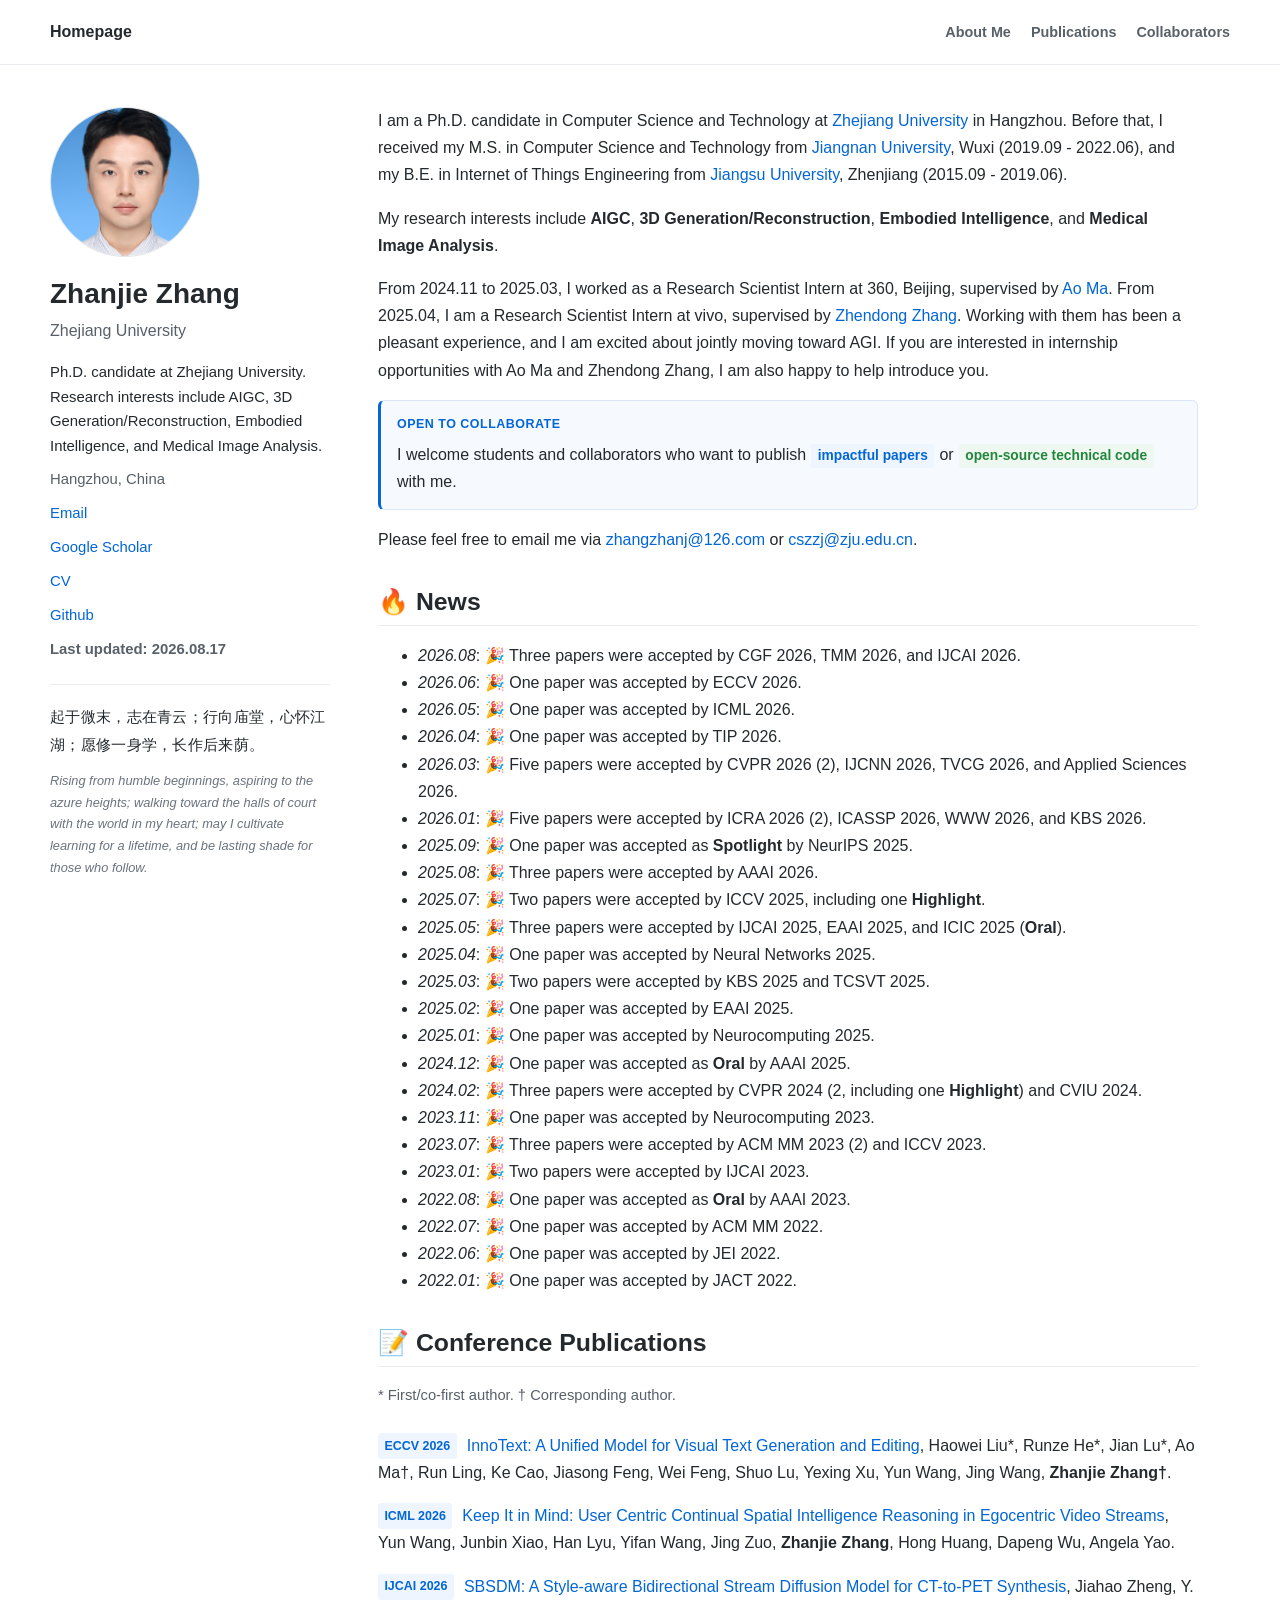
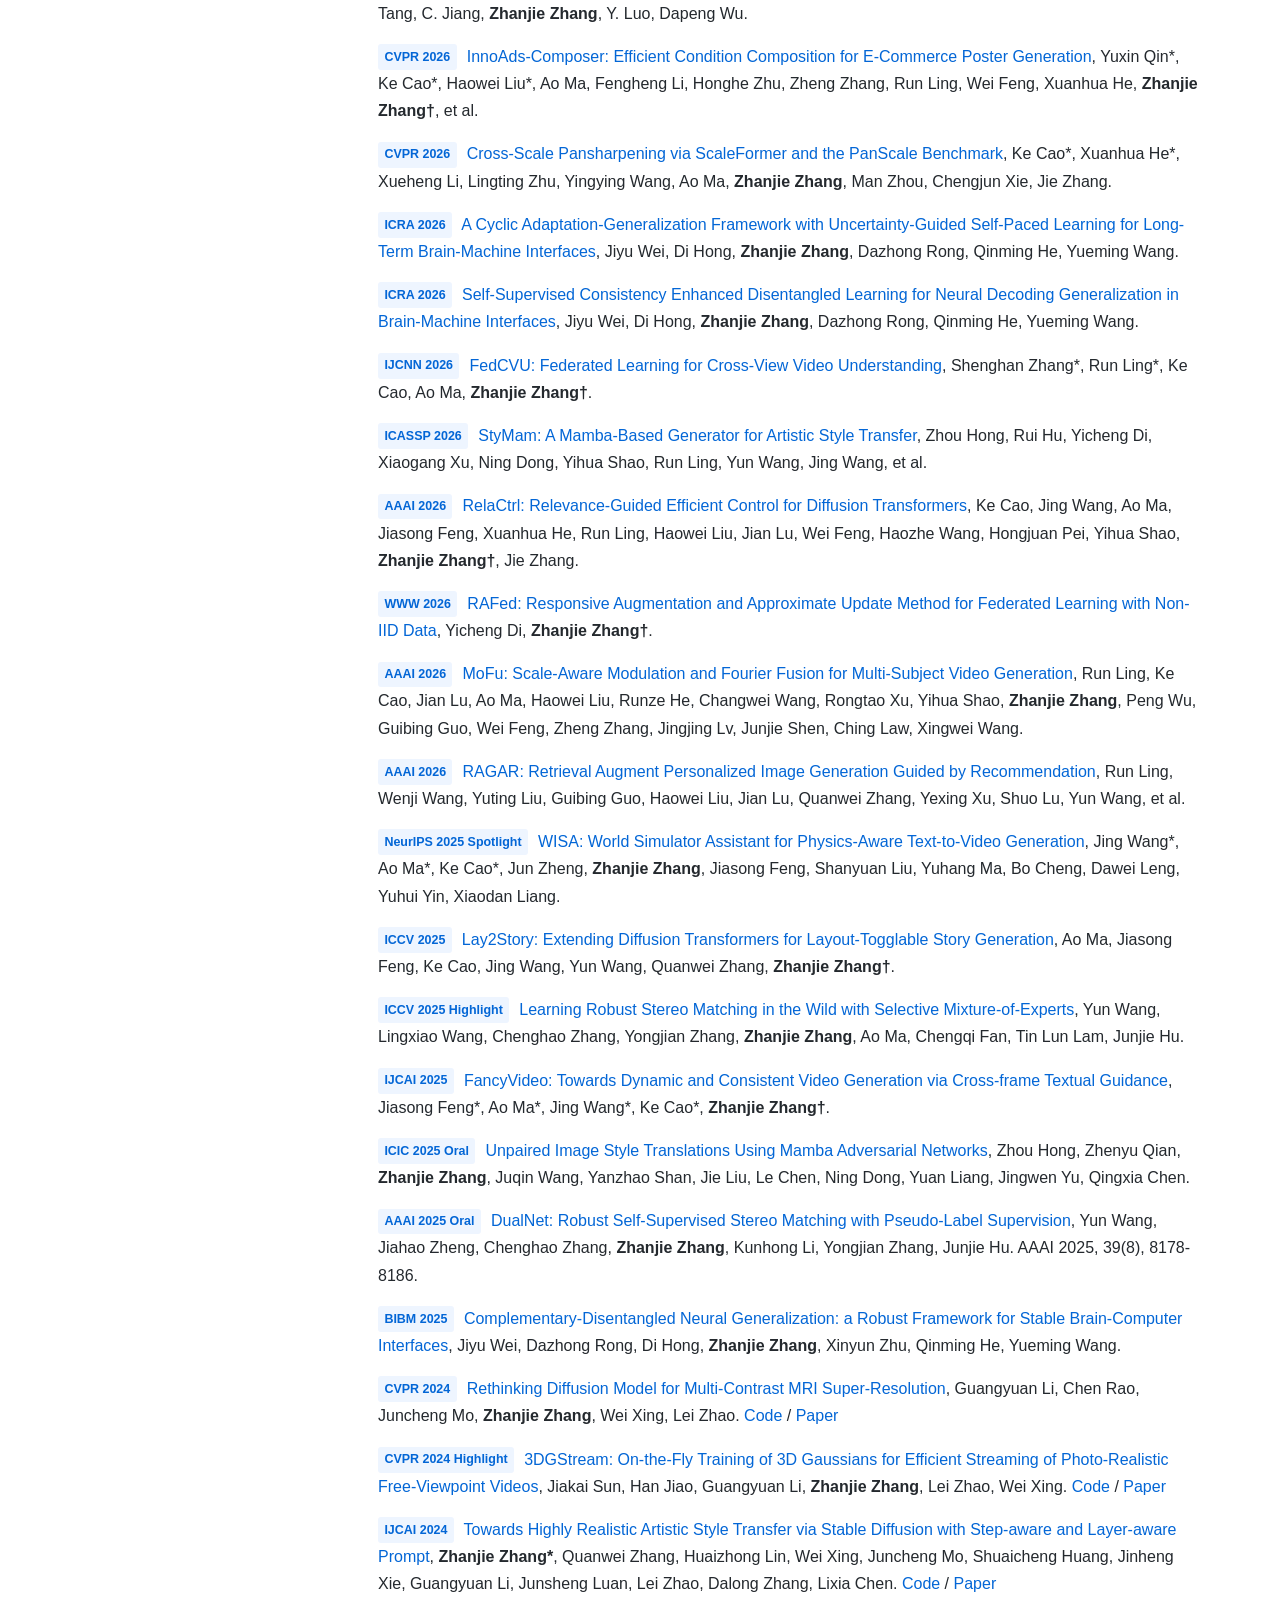
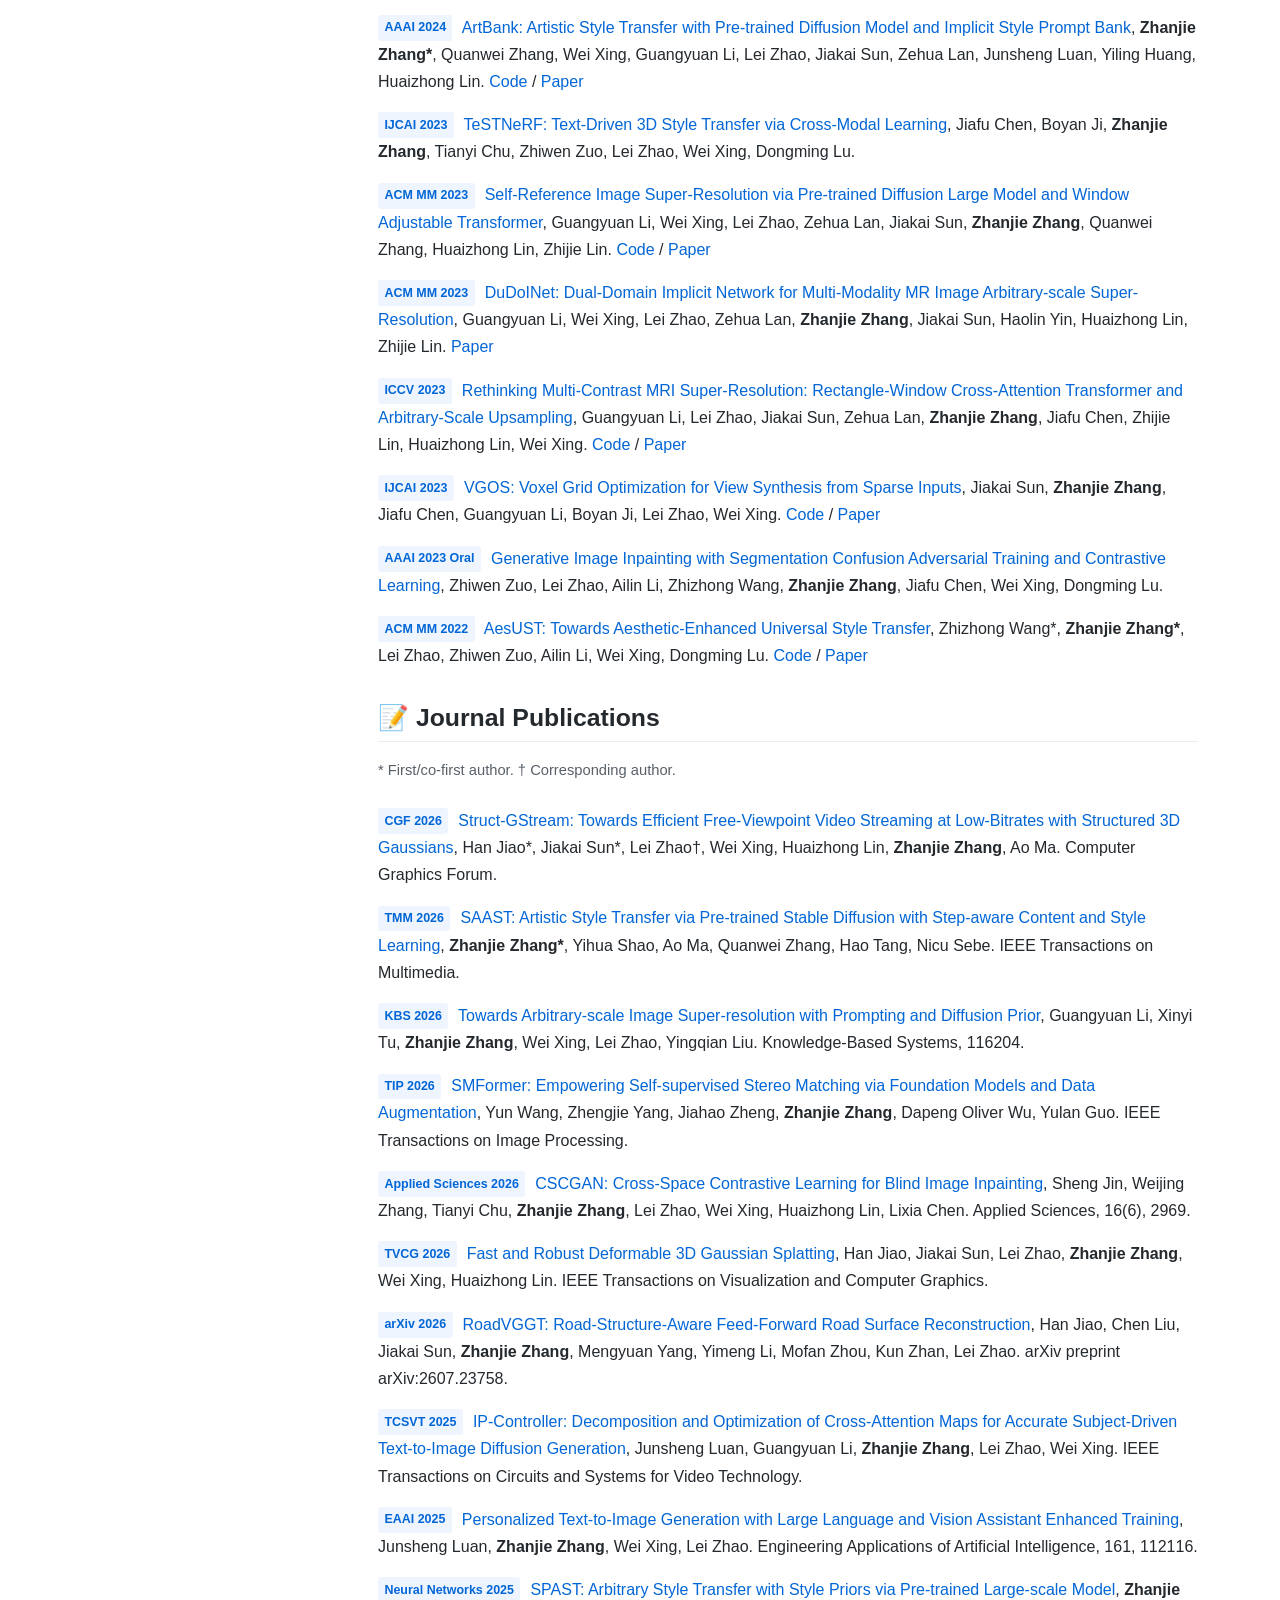
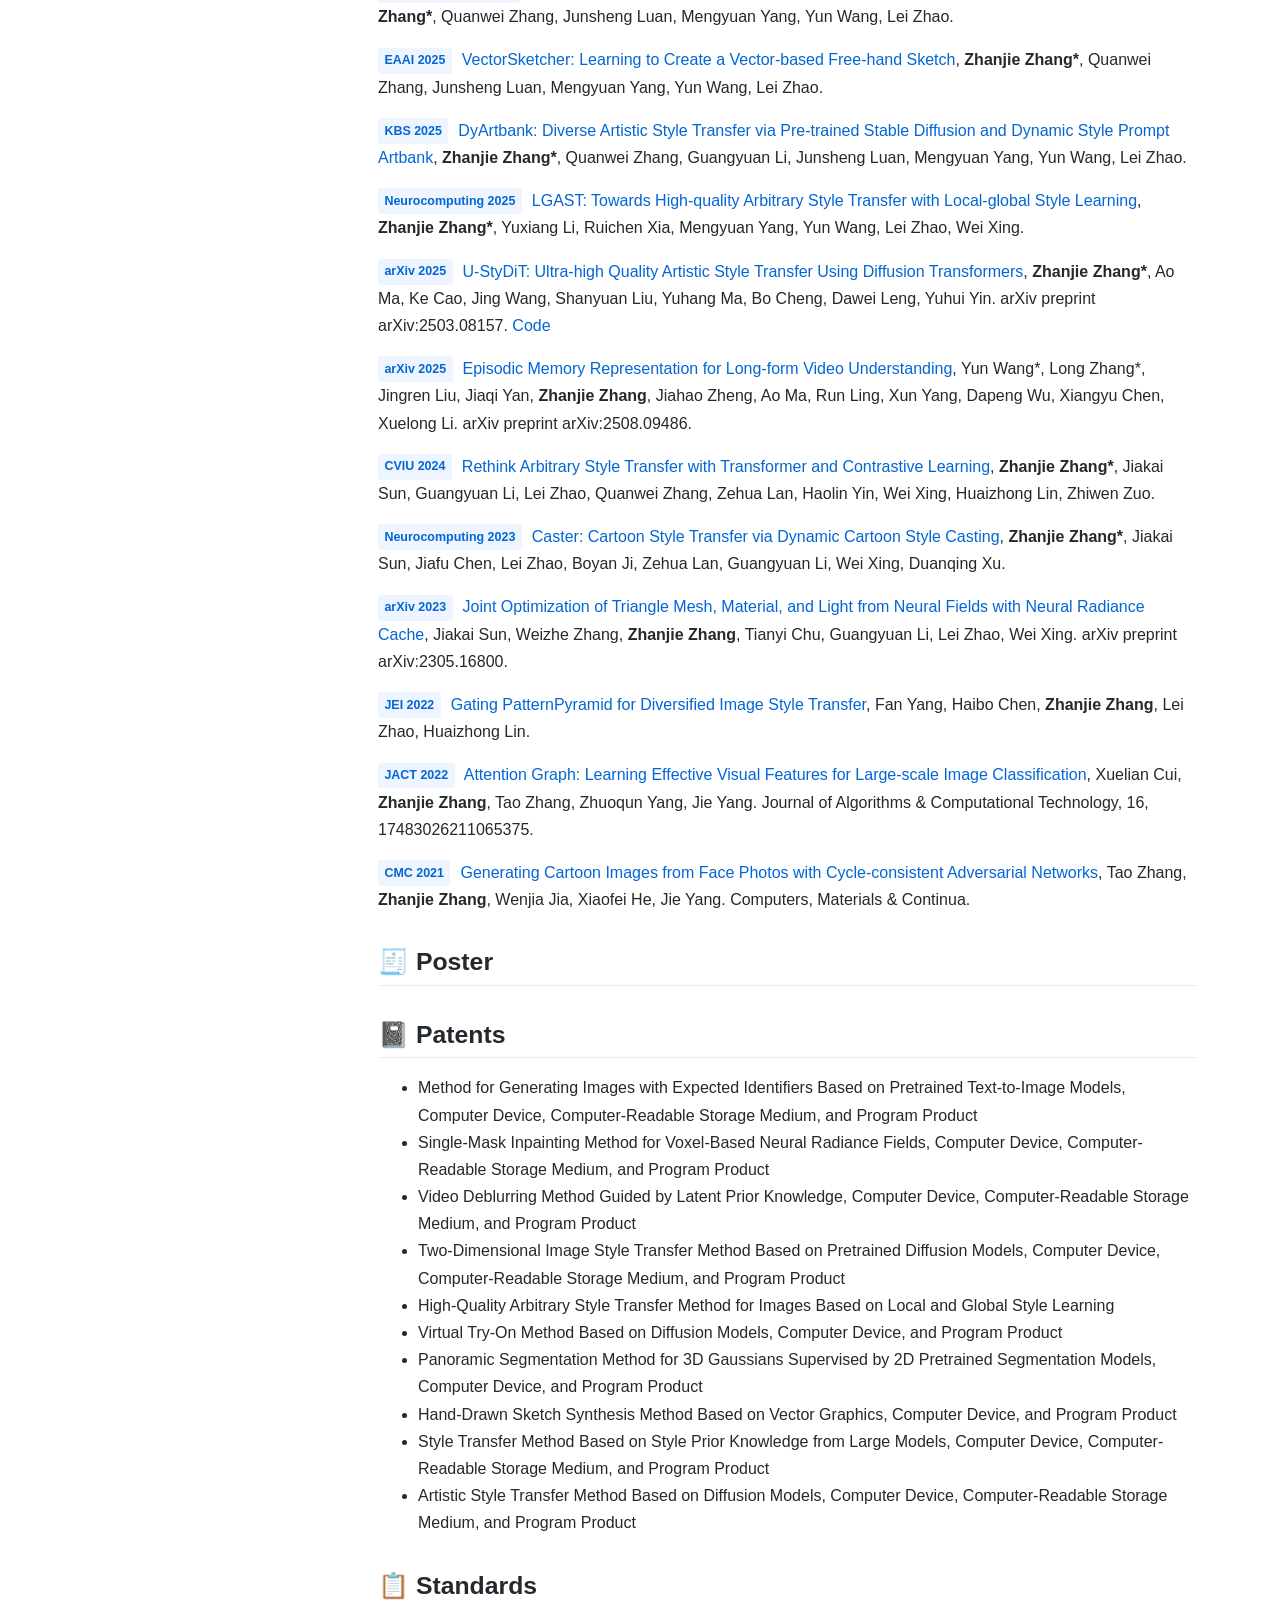
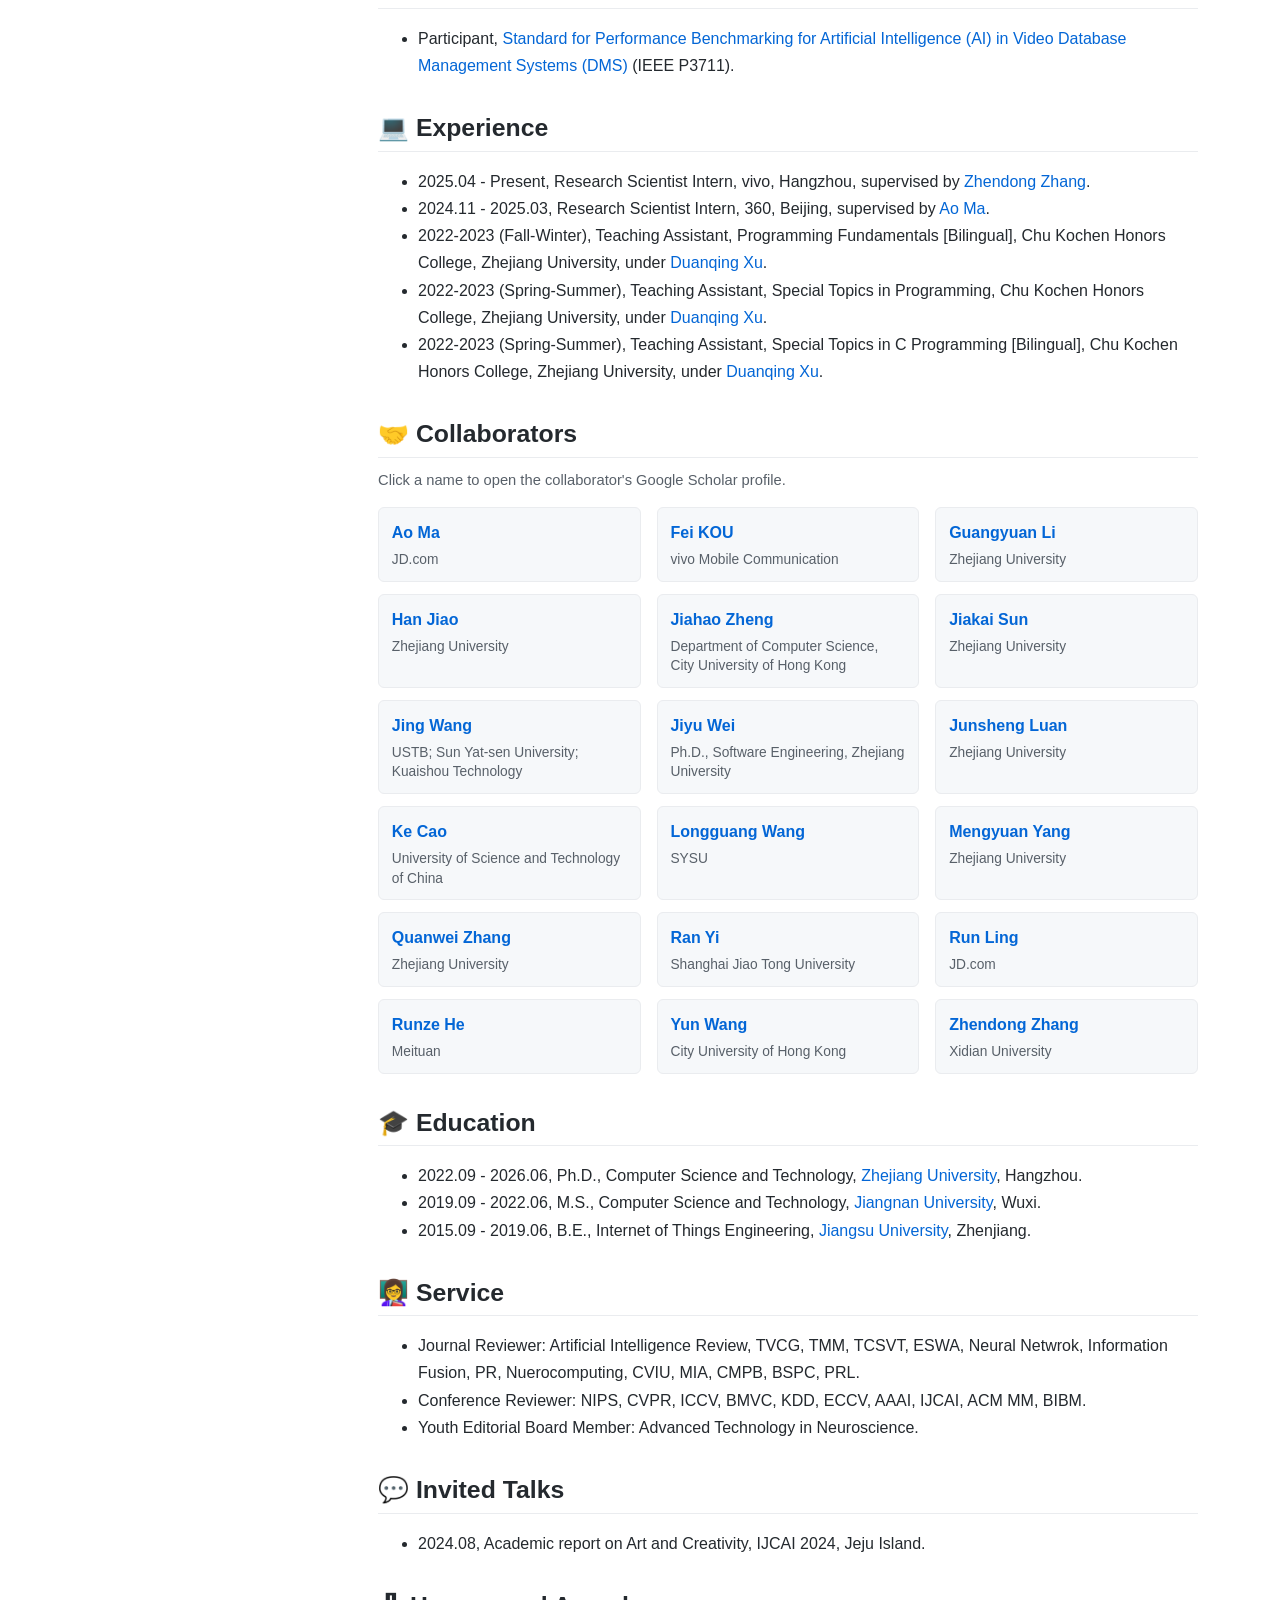
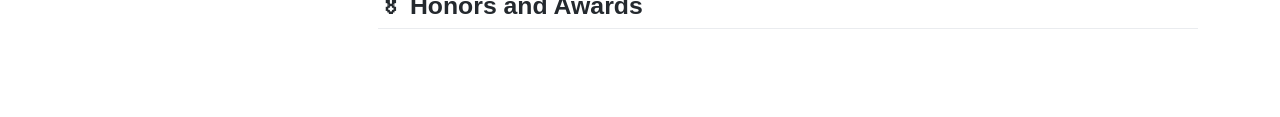
<file: index.html>
<!doctype html>
<html lang="zh-Hans">
  <head>
    <meta charset="utf-8">
    <meta name="viewport" content="width=device-width, initial-scale=1.0">
    <meta name="author" content="Zhanjie Zhang">
    <meta
      name="description"
      content="Zhanjie Zhang's academic homepage. Research interests include text-to-image, image-to-image, image restoration, and neural rendering."
    >
    <title>Zhanjie Zhang - Homepage</title>
    <link rel="stylesheet" href="stylesheet.css?v=20260817b">
    <link rel="icon" href="data:image/svg+xml,<svg xmlns=%22http://www.w3.org/2000/svg%22 viewBox=%220 0 100 100%22><text y=%22.9em%22 font-size=%2290%22>🌐</text></svg>">
  </head>
  <body>
    <header class="masthead">
      <div class="masthead__inner-wrap">
        <nav class="greedy-nav" aria-label="Main navigation">
          <a class="masthead__menu-item masthead__menu-item--lg" href="#about-me">Homepage</a>
          <a class="masthead__menu-item" href="#about-me">About Me</a>
          <a class="masthead__menu-item" href="#publications">Publications</a>
          <a class="masthead__menu-item" href="#collaborators">Collaborators</a>
        </nav>
      </div>
    </header>

    <main id="main" role="main">
      <aside class="sidebar sticky" aria-label="Author information">
        <section class="profile_box" itemscope itemtype="https://schema.org/Person">
          <img src="images/Google.jpg" class="author__avatar" alt="Zhanjie Zhang">

          <div class="author__content">
            <h1 class="author__name" itemprop="name">Zhanjie Zhang</h1>
            <p class="author__bio">Zhejiang University</p>
          </div>

          <div class="author__urls-wrapper">
            <ul class="author__urls social-icons">
              <li>
                <div class="author__intro">
                  Ph.D. candidate at Zhejiang University. Research interests include AIGC, 3D Generation/Reconstruction,
                  Embodied Intelligence, and Medical Image Analysis.
                </div>
              </li>
              <li class="author__meta">Hangzhou, China</li>
              <li><a href="mailto:zhangzhanj@126.com">Email</a></li>
              <li><a href="https://scholar.google.com.hk/citations?user=dwxswGoAAAAJ&amp;hl=zh-CN">Google Scholar</a></li>
              <li><a href="">CV</a></li>
              <li><a href="https://github.com/Jamie-Cheung">Github</a></li>
              <li class="author__updated">
                Last updated:
                <time datetime="2026-08-17" data-last-updated><strong>2026.08.17</strong></time>
              </li>
            </ul>
          </div>

          <blockquote class="motto" cite="#" lang="zh">
            <p class="motto__zh">
              起于微末，志在青云；行向庙堂，心怀江湖；愿修一身学，长作后来荫。
            </p>
            <p class="motto__en" lang="en">
              Rising from humble beginnings, aspiring to the azure heights; walking toward the halls of court
              with the world in my heart; may I cultivate learning for a lifetime, and be lasting shade for
              those who follow.
            </p>
          </blockquote>
        </section>
      </aside>

      <article class="page" itemscope itemtype="https://schema.org/CreativeWork">
        <div class="page__inner-wrap">
          <section class="page__content" itemprop="text">
            <span class="anchor" id="about-me"></span>

            <p>
              I am a Ph.D. candidate in Computer Science and Technology at
              <a href="https://baike.baidu.com/item/%E6%B5%99%E6%B1%9F%E5%A4%A7%E5%AD%A6">Zhejiang University</a> in Hangzhou. Before that,
              I received my M.S. in Computer Science and Technology from
              <a href="https://baike.baidu.com/item/%E6%B1%9F%E5%8D%97%E5%A4%A7%E5%AD%A6">Jiangnan University</a>, Wuxi (2019.09 - 2022.06),
              and my B.E. in Internet of Things Engineering from
              <a href="https://baike.baidu.com/item/%E6%B1%9F%E8%8B%8F%E5%A4%A7%E5%AD%A6">Jiangsu University</a>, Zhenjiang (2015.09 - 2019.06).
            </p>
            <p>
              My research interests include <strong>AIGC</strong>, <strong>3D Generation/Reconstruction</strong>,
              <strong>Embodied Intelligence</strong>, and <strong>Medical Image Analysis</strong>.
            </p>
            <p>
              From 2024.11 to 2025.03, I worked as a Research Scientist Intern at 360, Beijing, supervised by
              <a href="https://scholar.google.com.hk/citations?user=m3ckYEoAAAAJ&amp;hl=zh-CN">Ao Ma</a>. From
              2025.04, I am a Research Scientist Intern at vivo, supervised by
              <a href="https://scholar.google.com.hk/citations?user=X_F0j7wAAAAJ&amp;hl=zh-CN">Zhendong Zhang</a>.
              Working with them has been a pleasant experience, and I am excited about jointly moving toward AGI.
              If you are interested in internship opportunities with Ao Ma and Zhendong Zhang, I am also happy to help
              introduce you.
            </p>
            <aside class="open-call" aria-label="Open to collaboration">
              <p class="open-call__label">Open to collaborate</p>
              <p>
                I welcome students and collaborators who want to publish
                <span class="open-call__tag">impactful papers</span>
                or
                <span class="open-call__tag open-call__tag--code">open-source technical code</span>
                with me.
              </p>
            </aside>
            <p>
              Please feel free to email me via
              <a href="mailto:zhangzhanj@126.com">zhangzhanj@126.com</a>
              or
              <a href="mailto:cszzj@zju.edu.cn">cszzj@zju.edu.cn</a>.
            </p>

            <h1 id="news">🔥 News</h1>
            <ul>
              <li><em>2026.08</em>: 🎉 Three papers were accepted by CGF 2026, TMM 2026, and IJCAI 2026.</li>
              <li><em>2026.06</em>: 🎉 One paper was accepted by ECCV 2026.</li>
              <li><em>2026.05</em>: 🎉 One paper was accepted by ICML 2026.</li>
              <li><em>2026.04</em>: 🎉 One paper was accepted by TIP 2026.</li>
              <li><em>2026.03</em>: 🎉 Five papers were accepted by CVPR 2026 (2), IJCNN 2026, TVCG 2026, and Applied Sciences 2026.</li>
              <li><em>2026.01</em>: 🎉 Five papers were accepted by ICRA 2026 (2), ICASSP 2026, WWW 2026, and KBS 2026.</li>
              <li><em>2025.09</em>: 🎉 One paper was accepted as <strong>Spotlight</strong> by NeurIPS 2025.</li>
              <li><em>2025.08</em>: 🎉 Three papers were accepted by AAAI 2026.</li>
              <li><em>2025.07</em>: 🎉 Two papers were accepted by ICCV 2025, including one <strong>Highlight</strong>.</li>
              <li><em>2025.05</em>: 🎉 Three papers were accepted by IJCAI 2025, EAAI 2025, and ICIC 2025 (<strong>Oral</strong>).</li>
              <li><em>2025.04</em>: 🎉 One paper was accepted by Neural Networks 2025.</li>
              <li><em>2025.03</em>: 🎉 Two papers were accepted by KBS 2025 and TCSVT 2025.</li>
              <li><em>2025.02</em>: 🎉 One paper was accepted by EAAI 2025.</li>
              <li><em>2025.01</em>: 🎉 One paper was accepted by Neurocomputing 2025.</li>
              <li><em>2024.12</em>: 🎉 One paper was accepted as <strong>Oral</strong> by AAAI 2025.</li>
              <li><em>2024.02</em>: 🎉 Three papers were accepted by CVPR 2024 (2, including one <strong>Highlight</strong>) and CVIU 2024.</li>
              <li><em>2023.11</em>: 🎉 One paper was accepted by Neurocomputing 2023.</li>
              <li><em>2023.07</em>: 🎉 Three papers were accepted by ACM MM 2023 (2) and ICCV 2023.</li>
              <li><em>2023.01</em>: 🎉 Two papers were accepted by IJCAI 2023.</li>
              <li><em>2022.08</em>: 🎉 One paper was accepted as <strong>Oral</strong> by AAAI 2023.</li>
              <li><em>2022.07</em>: 🎉 One paper was accepted by ACM MM 2022.</li>
              <li><em>2022.06</em>: 🎉 One paper was accepted by JEI 2022.</li>
              <li><em>2022.01</em>: 🎉 One paper was accepted by JACT 2022.</li>
            </ul>

            <h1 id="publications">📝 Conference Publications</h1>
            <p class="pub-note">* First/co-first author. † Corresponding author.</p>

            <div class="paper-list">
              <p>
                <span class="venue">ECCV 2026</span>
                <a href="https://arxiv.org/abs/2607.22101">InnoText: A Unified Model for Visual Text Generation and Editing</a>,
                Haowei Liu*, Runze He*, Jian Lu*, Ao Ma†, Run Ling, Ke Cao, Jiasong Feng, Wei Feng,
                Shuo Lu, Yexing Xu, Yun Wang, Jing Wang, <strong>Zhanjie Zhang†</strong>.
              </p>
              <p>
                <span class="venue">ICML 2026</span>
                <a href="https://arxiv.org/abs/2606.15200">Keep It in Mind: User Centric Continual Spatial Intelligence Reasoning in Egocentric Video Streams</a>,
                Yun Wang, Junbin Xiao, Han Lyu, Yifan Wang, Jing Zuo, <strong>Zhanjie Zhang</strong>, Hong Huang,
                Dapeng Wu, Angela Yao.
              </p>
              <p>
                <span class="venue">IJCAI 2026</span>
                <a href="">SBSDM: A Style-aware Bidirectional Stream Diffusion Model for CT-to-PET Synthesis</a>,
                Jiahao Zheng, Y. Tang, C. Jiang, <strong>Zhanjie Zhang</strong>, Y. Luo, Dapeng Wu.
              </p>
              <p>
                <span class="venue">CVPR 2026</span>
                <a href="https://arxiv.org/abs/2603.05898">InnoAds-Composer: Efficient Condition Composition for E-Commerce Poster Generation</a>,
                Yuxin Qin*, Ke Cao*, Haowei Liu*, Ao Ma, Fengheng Li, Honghe Zhu, Zheng Zhang, Run Ling, Wei Feng,
                Xuanhua He, <strong>Zhanjie Zhang†</strong>, et al.
              </p>
              <p>
                <span class="venue">CVPR 2026</span>
                <a href="https://arxiv.org/abs/2603.00543">Cross-Scale Pansharpening via ScaleFormer and the PanScale Benchmark</a>,
                Ke Cao*, Xuanhua He*, Xueheng Li, Lingting Zhu, Yingying Wang, Ao Ma, <strong>Zhanjie Zhang</strong>,
                Man Zhou, Chengjun Xie, Jie Zhang.
              </p>
              <p>
                <span class="venue">ICRA 2026</span>
                <a href="https://arxiv.org/abs/2607.24031">A Cyclic Adaptation-Generalization Framework with Uncertainty-Guided Self-Paced Learning for Long-Term Brain-Machine Interfaces</a>,
                Jiyu Wei, Di Hong, <strong>Zhanjie Zhang</strong>, Dazhong Rong, Qinming He, Yueming Wang.
              </p>
              <p>
                <span class="venue">ICRA 2026</span>
                <a href="https://arxiv.org/abs/2607.24023">Self-Supervised Consistency Enhanced Disentangled Learning for Neural Decoding Generalization in Brain-Machine Interfaces</a>,
                Jiyu Wei, Di Hong, <strong>Zhanjie Zhang</strong>, Dazhong Rong, Qinming He, Yueming Wang.
              </p>
              <p>
                <span class="venue">IJCNN 2026</span>
                <a href="https://arxiv.org/abs/2603.21647">FedCVU: Federated Learning for Cross-View Video Understanding</a>,
                Shenghan Zhang*, Run Ling*, Ke Cao, Ao Ma, <strong>Zhanjie Zhang†</strong>.
              </p>
              <p>
                <span class="venue">ICASSP 2026</span>
                <a href="https://arxiv.org/abs/2601.12954">StyMam: A Mamba-Based Generator for Artistic Style Transfer</a>,
                Zhou Hong, Rui Hu, Yicheng Di, Xiaogang Xu, Ning Dong, Yihua Shao, Run Ling, Yun Wang, Jing Wang,
                et al.
              </p>
              <p>
                <span class="venue">AAAI 2026</span>
                <a href="https://doi.org/10.1609/aaai.v40i4.37247">RelaCtrl: Relevance-Guided Efficient Control for Diffusion Transformers</a>,
                Ke Cao, Jing Wang, Ao Ma, Jiasong Feng, Xuanhua He, Run Ling, Haowei Liu, Jian Lu, Wei Feng,
                Haozhe Wang, Hongjuan Pei, Yihua Shao, <strong>Zhanjie Zhang†</strong>, Jie Zhang.
              </p>
              <p>
                <span class="venue">WWW 2026</span>
                <a href="https://doi.org/10.1145/3774904.3792343">RAFed: Responsive Augmentation and Approximate Update Method for Federated Learning with Non-IID Data</a>,
                Yicheng Di, <strong>Zhanjie Zhang†</strong>.
              </p>
              <p>
                <span class="venue">AAAI 2026</span>
                <a href="https://doi.org/10.1609/aaai.v40i9.37638">MoFu: Scale-Aware Modulation and Fourier Fusion for Multi-Subject Video Generation</a>,
                Run Ling, Ke Cao, Jian Lu, Ao Ma, Haowei Liu, Runze He, Changwei Wang, Rongtao Xu, Yihua Shao,
                <strong>Zhanjie Zhang</strong>, Peng Wu, Guibing Guo, Wei Feng, Zheng Zhang, Jingjing Lv, Junjie Shen,
                Ching Law, Xingwei Wang.
              </p>
              <p>
                <span class="venue">AAAI 2026</span>
                <a href="https://ojs.aaai.org/index.php/AAAI/article/view/38553">RAGAR: Retrieval Augment Personalized Image Generation Guided by Recommendation</a>,
                Run Ling, Wenji Wang, Yuting Liu, Guibing Guo, Haowei Liu, Jian Lu, Quanwei Zhang, Yexing Xu,
                Shuo Lu, Yun Wang, et al.
              </p>
              <p>
                <span class="venue">NeurIPS 2025 Spotlight</span>
                <a href="https://arxiv.org/abs/2503.08153">WISA: World Simulator Assistant for Physics-Aware Text-to-Video Generation</a>,
                Jing Wang*, Ao Ma*, Ke Cao*, Jun Zheng, <strong>Zhanjie Zhang</strong>, Jiasong Feng, Shanyuan Liu,
                Yuhang Ma, Bo Cheng, Dawei Leng, Yuhui Yin, Xiaodan Liang.
              </p>
              <p>
                <span class="venue">ICCV 2025</span>
                <a href="https://openaccess.thecvf.com/content/ICCV2025/html/Ma_Lay2Story_Extending_Diffusion_Transformers_for_Layout-Togglable_Story_Generation_ICCV_2025_paper.html">Lay2Story: Extending Diffusion Transformers for Layout-Togglable Story Generation</a>,
                Ao Ma, Jiasong Feng, Ke Cao, Jing Wang, Yun Wang, Quanwei Zhang, <strong>Zhanjie Zhang†</strong>.
              </p>
              <p>
                <span class="venue">ICCV 2025 Highlight</span>
                <a href="https://openaccess.thecvf.com/content/ICCV2025/html/Wang_Learning_Robust_Stereo_Matching_in_the_Wild_with_Selective_Mixture-of-Experts_ICCV_2025_paper.html">Learning Robust Stereo Matching in the Wild with Selective Mixture-of-Experts</a>,
                Yun Wang, Lingxiao Wang, Chenghao Zhang, Yongjian Zhang, <strong>Zhanjie Zhang</strong>, Ao Ma,
                Chengqi Fan, Tin Lun Lam, Junjie Hu.
              </p>
              <p>
                <span class="venue">IJCAI 2025</span>
                <a href="https://doi.org/10.24963/ijcai.2025/1120">FancyVideo: Towards Dynamic and Consistent Video Generation via Cross-frame Textual Guidance</a>,
                Jiasong Feng*, Ao Ma*, Jing Wang*, Ke Cao*, <strong>Zhanjie Zhang†</strong>.
              </p>
              <p>
                <span class="venue">ICIC 2025 Oral</span>
                <a href="https://doi.org/10.1007/978-981-96-9849-3_22">Unpaired Image Style Translations Using Mamba Adversarial Networks</a>,
                Zhou Hong, Zhenyu Qian, <strong>Zhanjie Zhang</strong>, Juqin Wang, Yanzhao Shan, Jie Liu, Le Chen,
                Ning Dong, Yuan Liang, Jingwen Yu, Qingxia Chen.
              </p>
              <p>
                <span class="venue">AAAI 2025 Oral</span>
                <a href="https://doi.org/10.1609/aaai.v39i8.32882">DualNet: Robust Self-Supervised Stereo Matching with Pseudo-Label Supervision</a>,
                Yun Wang, Jiahao Zheng, Chenghao Zhang, <strong>Zhanjie Zhang</strong>, Kunhong Li, Yongjian Zhang,
                Junjie Hu. AAAI 2025, 39(8), 8178-8186.
              </p>
              <p>
                <span class="venue">BIBM 2025</span>
                <a href="https://doi.org/10.1109/BIBM66473.2025.11356796">Complementary-Disentangled Neural Generalization: a Robust Framework for Stable Brain-Computer Interfaces</a>,
                Jiyu Wei, Dazhong Rong, Di Hong, <strong>Zhanjie Zhang</strong>, Xinyun Zhu, Qinming He, Yueming Wang.
              </p>
              <p>
                <span class="venue">CVPR 2024</span>
                <a href="https://doi.org/10.1109/CVPR52733.2024.01080">Rethinking Diffusion Model for Multi-Contrast MRI Super-Resolution</a>,
                Guangyuan Li, Chen Rao, Juncheng Mo, <strong>Zhanjie Zhang</strong>, Wei Xing, Lei Zhao.
                <a href="https://github.com/GuangYuanKK/DiffMSR">Code</a>
                /
                <a href="https://arxiv.org/pdf/2404.04785.pdf">Paper</a>
              </p>
              <p>
                <span class="venue">CVPR 2024 Highlight</span>
                <a href="https://doi.org/10.1109/CVPR52733.2024.01954">3DGStream: On-the-Fly Training of 3D Gaussians for Efficient Streaming of Photo-Realistic Free-Viewpoint Videos</a>,
                Jiakai Sun, Han Jiao, Guangyuan Li, <strong>Zhanjie Zhang</strong>, Lei Zhao, Wei Xing.
                <a href="https://sjojok.github.io/3dgstream">Code</a>
                /
                <a href="https://arxiv.org/pdf/2403.01444.pdf">Paper</a>
              </p>
              <p>
                <span class="venue">IJCAI 2024</span>
                <a href="https://www.ijcai.org/proceedings/2024/865">Towards Highly Realistic Artistic Style Transfer via Stable Diffusion with Step-aware and Layer-aware Prompt</a>,
                <strong>Zhanjie Zhang*</strong>, Quanwei Zhang, Huaizhong Lin, Wei Xing, Juncheng Mo, Shuaicheng Huang,
                Jinheng Xie, Guangyuan Li, Junsheng Luan, Lei Zhao, Dalong Zhang, Lixia Chen.
                <a href="https://github.com/Jamie-Cheung/LSAST">Code</a>
                /
                <a href="https://arxiv.org/abs/2404.11474v1">Paper</a>
              </p>
              <p>
                <span class="venue">AAAI 2024</span>
                <a href="https://doi.org/10.1609/aaai.v38i7.28570">ArtBank: Artistic Style Transfer with Pre-trained Diffusion Model and Implicit Style Prompt Bank</a>,
                <strong>Zhanjie Zhang*</strong>, Quanwei Zhang, Wei Xing, Guangyuan Li, Lei Zhao, Jiakai Sun, Zehua Lan,
                Junsheng Luan, Yiling Huang, Huaizhong Lin.
                <a href="https://github.com/Jamie-Cheung/ArtBank">Code</a>
                /
                <a href="https://ojs.aaai.org/index.php/AAAI/article/view/28570">Paper</a>
              </p>
              <p>
                <span class="venue">IJCAI 2023</span>
                <a href="https://doi.org/10.24963/ijcai.2023/642">TeSTNeRF: Text-Driven 3D Style Transfer via Cross-Modal Learning</a>,
                Jiafu Chen, Boyan Ji, <strong>Zhanjie Zhang</strong>, Tianyi Chu, Zhiwen Zuo, Lei Zhao, Wei Xing,
                Dongming Lu.
              </p>
              <p>
                <span class="venue">ACM MM 2023</span>
                <a href="https://doi.org/10.1145/3581783.3611866">Self-Reference Image Super-Resolution via Pre-trained Diffusion Large Model and Window Adjustable Transformer</a>,
                Guangyuan Li, Wei Xing, Lei Zhao, Zehua Lan, Jiakai Sun, <strong>Zhanjie Zhang</strong>, Quanwei Zhang,
                Huaizhong Lin, Zhijie Lin.
                <a href="https://github.com/GuangYuanKK/DWTrans">Code</a>
                /
                <a href="https://dl.acm.org/doi/abs/10.1145/3581783.3611866">Paper</a>
              </p>
              <p>
                <span class="venue">ACM MM 2023</span>
                <a href="https://doi.org/10.1145/3581783.3612230">DuDoINet: Dual-Domain Implicit Network for Multi-Modality MR Image Arbitrary-scale Super-Resolution</a>,
                Guangyuan Li, Wei Xing, Lei Zhao, Zehua Lan, <strong>Zhanjie Zhang</strong>, Jiakai Sun, Haolin Yin,
                Huaizhong Lin, Zhijie Lin.
                <a href="https://dl.acm.org/doi/abs/10.1145/3581783.3612230">Paper</a>
              </p>
              <p>
                <span class="venue">ICCV 2023</span>
                <a href="https://doi.org/10.1109/ICCV51070.2023.01941">Rethinking Multi-Contrast MRI Super-Resolution: Rectangle-Window Cross-Attention Transformer and Arbitrary-Scale Upsampling</a>,
                Guangyuan Li, Lei Zhao, Jiakai Sun, Zehua Lan, <strong>Zhanjie Zhang</strong>, Jiafu Chen, Zhijie Lin,
                Huaizhong Lin, Wei Xing.
                <a href="https://github.com/GuangYuanKK/McASSR">Code</a>
                /
                <a href="https://openaccess.thecvf.com/content/ICCV2023/papers/Li_Rethinking_Multi-Contrast_MRI_Super-Resolution_Rectangle-Window_Cross-Attention_Transformer_and_Arbitrary-Scale_Upsampling_ICCV_2023_paper.pdf">Paper</a>
              </p>
              <p>
                <span class="venue">IJCAI 2023</span>
                <a href="https://doi.org/10.24963/ijcai.2023/157">VGOS: Voxel Grid Optimization for View Synthesis from Sparse Inputs</a>,
                Jiakai Sun, <strong>Zhanjie Zhang</strong>, Jiafu Chen, Guangyuan Li, Boyan Ji, Lei Zhao, Wei Xing.
                <a href="https://github.com/SJoJoK/VGOS">Code</a>
                /
                <a href="https://arxiv.org/pdf/2304.13386.pdf">Paper</a>
              </p>
              <p>
                <span class="venue">AAAI 2023 Oral</span>
                <a href="https://ojs.aaai.org/index.php/AAAI/article/view/25502">Generative Image Inpainting with Segmentation Confusion Adversarial Training and Contrastive Learning</a>,
                Zhiwen Zuo, Lei Zhao, Ailin Li, Zhizhong Wang, <strong>Zhanjie Zhang</strong>, Jiafu Chen, Wei Xing,
                Dongming Lu.
              </p>
              <p>
                <span class="venue">ACM MM 2022</span>
                <a href="https://doi.org/10.1145/3503161.3547939">AesUST: Towards Aesthetic-Enhanced Universal Style Transfer</a>,
                Zhizhong Wang*, <strong>Zhanjie Zhang*</strong>, Lei Zhao, Zhiwen Zuo, Ailin Li, Wei Xing, Dongming Lu.
                <a href="https://github.com/EndyWon/AesUST">Code</a>
                /
                <a href="https://dl.acm.org/doi/abs/10.1145/3503161.3547939">Paper</a>
              </p>
            </div>

            <h1>📝 Journal Publications</h1>
            <p class="pub-note">* First/co-first author. † Corresponding author.</p>

            <div class="paper-list">
              <p>
                <span class="venue">CGF 2026</span>
                <a href="https://arxiv.org/abs/2608.01053">Struct-GStream: Towards Efficient Free-Viewpoint Video Streaming at Low-Bitrates with Structured 3D Gaussians</a>,
                Han Jiao*, Jiakai Sun*, Lei Zhao†, Wei Xing, Huaizhong Lin, <strong>Zhanjie Zhang</strong>, Ao Ma.
                Computer Graphics Forum.
              </p>
              <p>
                <span class="venue">TMM 2026</span>
                <a href="https://doi.org/10.1109/tmm.2026.3717486">SAAST: Artistic Style Transfer via Pre-trained Stable Diffusion with Step-aware Content and Style Learning</a>,
                <strong>Zhanjie Zhang*</strong>, Yihua Shao, Ao Ma, Quanwei Zhang, Hao Tang, Nicu Sebe.
                IEEE Transactions on Multimedia.
              </p>
              <p>
                <span class="venue">KBS 2026</span>
                <a href="">Towards Arbitrary-scale Image Super-resolution with Prompting and Diffusion Prior</a>,
                Guangyuan Li, Xinyi Tu, <strong>Zhanjie Zhang</strong>, Wei Xing, Lei Zhao, Yingqian Liu.
                Knowledge-Based Systems, 116204.
              </p>
              <p>
                <span class="venue">TIP 2026</span>
                <a href="https://arxiv.org/abs/2604.10218">SMFormer: Empowering Self-supervised Stereo Matching via Foundation Models and Data Augmentation</a>,
                Yun Wang, Zhengjie Yang, Jiahao Zheng, <strong>Zhanjie Zhang</strong>, Dapeng Oliver Wu, Yulan Guo.
                IEEE Transactions on Image Processing.
              </p>
              <p>
                <span class="venue">Applied Sciences 2026</span>
                <a href="https://www.mdpi.com/2076-3417/16/6/2969">CSCGAN: Cross-Space Contrastive Learning for Blind Image Inpainting</a>,
                Sheng Jin, Weijing Zhang, Tianyi Chu, <strong>Zhanjie Zhang</strong>, Lei Zhao, Wei Xing, Huaizhong Lin,
                Lixia Chen. Applied Sciences, 16(6), 2969.
              </p>
              <p>
                <span class="venue">TVCG 2026</span>
                <a href="https://arxiv.org/abs/2603.20857">Fast and Robust Deformable 3D Gaussian Splatting</a>,
                Han Jiao, Jiakai Sun, Lei Zhao, <strong>Zhanjie Zhang</strong>, Wei Xing, Huaizhong Lin.
                IEEE Transactions on Visualization and Computer Graphics.
              </p>
              <p>
                <span class="venue">arXiv 2026</span>
                <a href="https://arxiv.org/abs/2607.23758">RoadVGGT: Road-Structure-Aware Feed-Forward Road Surface Reconstruction</a>,
                Han Jiao, Chen Liu, Jiakai Sun, <strong>Zhanjie Zhang</strong>, Mengyuan Yang, Yimeng Li, Mofan Zhou,
                Kun Zhan, Lei Zhao. arXiv preprint arXiv:2607.23758.
              </p>
              <p>
                <span class="venue">TCSVT 2025</span>
                <a href="">IP-Controller: Decomposition and Optimization of Cross-Attention Maps for Accurate Subject-Driven Text-to-Image Diffusion Generation</a>,
                Junsheng Luan, Guangyuan Li, <strong>Zhanjie Zhang</strong>, Lei Zhao, Wei Xing.
                IEEE Transactions on Circuits and Systems for Video Technology.
              </p>
              <p>
                <span class="venue">EAAI 2025</span>
                <a href="https://doi.org/10.1016/j.engappai.2025.112116">Personalized Text-to-Image Generation with Large Language and Vision Assistant Enhanced Training</a>,
                Junsheng Luan, <strong>Zhanjie Zhang</strong>, Wei Xing, Lei Zhao. Engineering Applications of Artificial
                Intelligence, 161, 112116.
              </p>
              <p>
                <span class="venue">Neural Networks 2025</span>
                <a href="https://doi.org/10.1016/j.neunet.2025.107556">SPAST: Arbitrary Style Transfer with Style Priors via Pre-trained Large-scale Model</a>,
                <strong>Zhanjie Zhang*</strong>, Quanwei Zhang, Junsheng Luan, Mengyuan Yang, Yun Wang, Lei Zhao.
              </p>
              <p>
                <span class="venue">EAAI 2025</span>
                <a href="https://doi.org/10.1016/j.engappai.2025.111005">VectorSketcher: Learning to Create a Vector-based Free-hand Sketch</a>,
                <strong>Zhanjie Zhang*</strong>, Quanwei Zhang, Junsheng Luan, Mengyuan Yang, Yun Wang, Lei Zhao.
              </p>
              <p>
                <span class="venue">KBS 2025</span>
                <a href="https://doi.org/10.1016/j.knosys.2025.112959">DyArtbank: Diverse Artistic Style Transfer via Pre-trained Stable Diffusion and Dynamic Style Prompt Artbank</a>,
                <strong>Zhanjie Zhang*</strong>, Quanwei Zhang, Guangyuan Li, Junsheng Luan, Mengyuan Yang, Yun Wang,
                Lei Zhao.
              </p>
              <p>
                <span class="venue">Neurocomputing 2025</span>
                <a href="https://doi.org/10.1016/j.neucom.2025.129434">LGAST: Towards High-quality Arbitrary Style Transfer with Local-global Style Learning</a>,
                <strong>Zhanjie Zhang*</strong>, Yuxiang Li, Ruichen Xia, Mengyuan Yang, Yun Wang, Lei Zhao, Wei Xing.
              </p>
              <p>
                <span class="venue">arXiv 2025</span>
                <a href="https://arxiv.org/abs/2503.08157">U-StyDiT: Ultra-high Quality Artistic Style Transfer Using Diffusion Transformers</a>,
                <strong>Zhanjie Zhang*</strong>, Ao Ma, Ke Cao, Jing Wang, Shanyuan Liu, Yuhang Ma, Bo Cheng, Dawei Leng,
                Yuhui Yin. arXiv preprint arXiv:2503.08157.
                <a href="https://github.com/Jamie-Cheung/StyDiT">Code</a>
              </p>
              <p>
                <span class="venue">arXiv 2025</span>
                <a href="https://arxiv.org/abs/2508.09486">Episodic Memory Representation for Long-form Video Understanding</a>,
                Yun Wang*, Long Zhang*, Jingren Liu, Jiaqi Yan, <strong>Zhanjie Zhang</strong>, Jiahao Zheng, Ao Ma,
                Run Ling, Xun Yang, Dapeng Wu, Xiangyu Chen, Xuelong Li. arXiv preprint arXiv:2508.09486.
              </p>
              <p>
                <span class="venue">CVIU 2024</span>
                <a href="https://doi.org/10.1016/j.cviu.2024.103951">Rethink Arbitrary Style Transfer with Transformer and Contrastive Learning</a>,
                <strong>Zhanjie Zhang*</strong>, Jiakai Sun, Guangyuan Li, Lei Zhao, Quanwei Zhang, Zehua Lan,
                Haolin Yin, Wei Xing, Huaizhong Lin, Zhiwen Zuo.
              </p>
              <p>
                <span class="venue">Neurocomputing 2023</span>
                <a href="https://doi.org/10.1016/j.neucom.2023.126654">Caster: Cartoon Style Transfer via Dynamic Cartoon Style Casting</a>,
                <strong>Zhanjie Zhang*</strong>, Jiakai Sun, Jiafu Chen, Lei Zhao, Boyan Ji, Zehua Lan, Guangyuan Li,
                Wei Xing, Duanqing Xu.
              </p>
              <p>
                <span class="venue">arXiv 2023</span>
                <a href="https://arxiv.org/abs/2305.16800">Joint Optimization of Triangle Mesh, Material, and Light from Neural Fields with Neural Radiance Cache</a>,
                Jiakai Sun, Weizhe Zhang, <strong>Zhanjie Zhang</strong>, Tianyi Chu, Guangyuan Li, Lei Zhao, Wei Xing.
                arXiv preprint arXiv:2305.16800.
              </p>
              <p>
                <span class="venue">JEI 2022</span>
                <a href="https://doi.org/10.1117/1.jei.31.6.063007">Gating PatternPyramid for Diversified Image Style Transfer</a>,
                Fan Yang, Haibo Chen, <strong>Zhanjie Zhang</strong>, Lei Zhao, Huaizhong Lin.
              </p>
              <p>
                <span class="venue">JACT 2022</span>
                <a href="">Attention Graph: Learning Effective Visual Features for Large-scale Image Classification</a>,
                Xuelian Cui, <strong>Zhanjie Zhang</strong>, Tao Zhang, Zhuoqun Yang, Jie Yang. Journal of Algorithms &amp;
                Computational Technology, 16, 17483026211065375.
              </p>
              <p>
                <span class="venue">CMC 2021</span>
                <a href="">Generating Cartoon Images from Face Photos with Cycle-consistent Adversarial Networks</a>,
                Tao Zhang, <strong>Zhanjie Zhang</strong>, Wenjia Jia, Xiaofei He, Jie Yang. Computers, Materials
                &amp; Continua.
              </p>
            </div>

            <h1>🧾 Poster</h1>

            <h1>📓 Patents</h1>
            <ul>
              <li>Method for Generating Images with Expected Identifiers Based on Pretrained Text-to-Image Models, Computer Device, Computer-Readable Storage Medium, and Program Product</li>
              <li>Single-Mask Inpainting Method for Voxel-Based Neural Radiance Fields, Computer Device, Computer-Readable Storage Medium, and Program Product</li>
              <li>Video Deblurring Method Guided by Latent Prior Knowledge, Computer Device, Computer-Readable Storage Medium, and Program Product</li>
              <li>Two-Dimensional Image Style Transfer Method Based on Pretrained Diffusion Models, Computer Device, Computer-Readable Storage Medium, and Program Product</li>
              <li>High-Quality Arbitrary Style Transfer Method for Images Based on Local and Global Style Learning</li>
              <li>Virtual Try-On Method Based on Diffusion Models, Computer Device, and Program Product</li>
              <li>Panoramic Segmentation Method for 3D Gaussians Supervised by 2D Pretrained Segmentation Models, Computer Device, and Program Product</li>
              <li>Hand-Drawn Sketch Synthesis Method Based on Vector Graphics, Computer Device, and Program Product</li>
              <li>Style Transfer Method Based on Style Prior Knowledge from Large Models, Computer Device, Computer-Readable Storage Medium, and Program Product</li>
              <li>Artistic Style Transfer Method Based on Diffusion Models, Computer Device, Computer-Readable Storage Medium, and Program Product</li>
            </ul>

            <h1>📋 Standards</h1>
            <ul>
              <li>
                Participant,
                <a href="https://sagroups.ieee.org/ai-sc/active-pars/">Standard for Performance Benchmarking for Artificial Intelligence (AI) in Video Database Management Systems (DMS)</a>
                (IEEE P3711).
              </li>
            </ul>

            <h1>💻 Experience</h1>
            <ul>
              <li>2025.04 - Present, Research Scientist Intern, vivo, Hangzhou, supervised by
                <a href="https://scholar.google.com.hk/citations?user=X_F0j7wAAAAJ&amp;hl=zh-CN">Zhendong Zhang</a>.</li>
              <li>2024.11 - 2025.03, Research Scientist Intern, 360, Beijing, supervised by
                <a href="https://scholar.google.com.hk/citations?user=m3ckYEoAAAAJ&amp;hl=zh-CN">Ao Ma</a>.</li>
              <li>2022-2023 (Fall-Winter), Teaching Assistant, Programming Fundamentals [Bilingual], Chu Kochen Honors College, Zhejiang University, under
                <a href="https://person.zju.edu.cn/0092050">Duanqing Xu</a>.</li>
              <li>2022-2023 (Spring-Summer), Teaching Assistant, Special Topics in Programming, Chu Kochen Honors College, Zhejiang University, under
                <a href="https://person.zju.edu.cn/0092050">Duanqing Xu</a>.</li>
              <li>2022-2023 (Spring-Summer), Teaching Assistant, Special Topics in C Programming [Bilingual], Chu Kochen Honors College, Zhejiang University, under
                <a href="https://person.zju.edu.cn/0092050">Duanqing Xu</a>.</li>
            </ul>

            <h1 id="collaborators">🤝 Collaborators</h1>
            <p class="collaborator-note">
              Click a name to open the collaborator&apos;s Google Scholar profile.
            </p>
            <ul class="collaborator-grid">
              <li class="collaborator-card">
                <a href="https://scholar.google.com.hk/citations?user=m3ckYEoAAAAJ&amp;hl=zh-CN">Ao Ma</a>
                <span class="collaborator-card__affiliation">JD.com</span>
              </li>
              <li class="collaborator-card">
                <a href="https://scholar.google.com.hk/citations?user=NL26uJYAAAAJ&amp;hl=zh-CN">Fei KOU</a>
                <span class="collaborator-card__affiliation">vivo Mobile Communication</span>
              </li>
              <li class="collaborator-card">
                <a href="https://scholar.google.com.hk/citations?user=-AHPok4AAAAJ&amp;hl=zh-CN">Guangyuan Li</a>
                <span class="collaborator-card__affiliation">Zhejiang University</span>
              </li>
              <li class="collaborator-card">
                <a href="https://scholar.google.com.hk/citations?user=E52_2goAAAAJ&amp;hl=zh-CN">Han Jiao</a>
                <span class="collaborator-card__affiliation">Zhejiang University</span>
              </li>
              <li class="collaborator-card">
                <a href="https://scholar.google.com.hk/citations?user=gjeJbh0AAAAJ&amp;hl=zh-CN">Jiahao Zheng</a>
                <span class="collaborator-card__affiliation">Department of Computer Science, City University of Hong Kong</span>
              </li>
              <li class="collaborator-card">
                <a href="https://scholar.google.com.hk/citations?user=G5U8a2YAAAAJ&amp;hl=zh-CN">Jiakai Sun</a>
                <span class="collaborator-card__affiliation">Zhejiang University</span>
              </li>
              <li class="collaborator-card">
                <a href="https://scholar.google.com.hk/citations?user=Q9Np_KQAAAAJ&amp;hl=zh-CN">Jing Wang</a>
                <span class="collaborator-card__affiliation">USTB; Sun Yat-sen University; Kuaishou Technology</span>
              </li>
              <li class="collaborator-card">
                <a href="https://scholar.google.com.hk/citations?user=M6eKNIQAAAAJ&amp;hl=zh-CN">Jiyu Wei</a>
                <span class="collaborator-card__affiliation">Ph.D., Software Engineering, Zhejiang University</span>
              </li>
              <li class="collaborator-card">
                <a href="https://scholar.google.com.hk/citations?user=ncfVsxAAAAAJ&amp;hl=zh-CN">Junsheng Luan</a>
                <span class="collaborator-card__affiliation">Zhejiang University</span>
              </li>
              <li class="collaborator-card">
                <a href="https://scholar.google.com.hk/citations?user=3qMrWmgAAAAJ&amp;hl=zh-CN">Ke Cao</a>
                <span class="collaborator-card__affiliation">University of Science and Technology of China</span>
              </li>
              <li class="collaborator-card">
                <a href="https://scholar.google.com.hk/citations?user=gbBAujsAAAAJ&amp;hl=zh-CN">Longguang Wang</a>
                <span class="collaborator-card__affiliation">SYSU</span>
              </li>
              <li class="collaborator-card">
                <a href="https://scholar.google.com.hk/citations?user=SpNEjnwAAAAJ&amp;hl=zh-CN">Mengyuan Yang</a>
                <span class="collaborator-card__affiliation">Zhejiang University</span>
              </li>
              <li class="collaborator-card">
                <a href="https://scholar.google.com.hk/citations?user=U91iO70AAAAJ&amp;hl=zh-CN">Quanwei Zhang</a>
                <span class="collaborator-card__affiliation">Zhejiang University</span>
              </li>
              <li class="collaborator-card">
                <a href="https://scholar.google.com.hk/citations?user=y68DLo4AAAAJ&amp;hl=zh-CN">Ran Yi</a>
                <span class="collaborator-card__affiliation">Shanghai Jiao Tong University</span>
              </li>
              <li class="collaborator-card">
                <a href="https://scholar.google.com.hk/citations?user=lWSomfQAAAAJ&amp;hl=zh-CN">Run Ling</a>
                <span class="collaborator-card__affiliation">JD.com</span>
              </li>
              <li class="collaborator-card">
                <a href="https://scholar.google.com.hk/citations?user=xFkLeUAAAAAJ&amp;hl=zh-CN">Runze He</a>
                <span class="collaborator-card__affiliation">Meituan</span>
              </li>
              <li class="collaborator-card">
                <a href="https://scholar.google.com.hk/citations?user=8fma3awAAAAJ&amp;hl=zh-CN">Yun Wang</a>
                <span class="collaborator-card__affiliation">City University of Hong Kong</span>
              </li>
              <li class="collaborator-card">
                <a href="https://scholar.google.com.hk/citations?user=X_F0j7wAAAAJ&amp;hl=zh-CN">Zhendong Zhang</a>
                <span class="collaborator-card__affiliation">Xidian University</span>
              </li>
            </ul>

            <h1>🎓 Education</h1>
            <ul>
              <li>2022.09 - 2026.06, Ph.D., Computer Science and Technology, <a href="https://baike.baidu.com/item/%E6%B5%99%E6%B1%9F%E5%A4%A7%E5%AD%A6">Zhejiang University</a>, Hangzhou.</li>
              <li>2019.09 - 2022.06, M.S., Computer Science and Technology, <a href="https://baike.baidu.com/item/%E6%B1%9F%E5%8D%97%E5%A4%A7%E5%AD%A6">Jiangnan University</a>, Wuxi.</li>
              <li>2015.09 - 2019.06, B.E., Internet of Things Engineering, <a href="https://baike.baidu.com/item/%E6%B1%9F%E8%8B%8F%E5%A4%A7%E5%AD%A6">Jiangsu University</a>, Zhenjiang.</li>
            </ul>

            <h1>👩‍🏫 Service</h1>
            <ul>
              <li>
                Journal Reviewer: Artificial Intelligence Review, TVCG, TMM, TCSVT, ESWA, Neural Netwrok,
                Information Fusion, PR, Nuerocomputing, CVIU, MIA, CMPB, BSPC, PRL.
              </li>
              <li>
                Conference Reviewer: NIPS, CVPR, ICCV, BMVC, KDD, ECCV, AAAI, IJCAI, ACM MM, BIBM.
              </li>
              <li>
                Youth Editorial Board Member: Advanced Technology in Neuroscience.
              </li>
            </ul>

            <h1>💬 Invited Talks</h1>
            <ul>
              <li>2024.08, Academic report on Art and Creativity, IJCAI 2024, Jeju Island.</li>
            </ul>

            <h1>🎖 Honors and Awards</h1>
          </section>
        </div>
      </article>
    </main>
  </body>
</html>
</file>
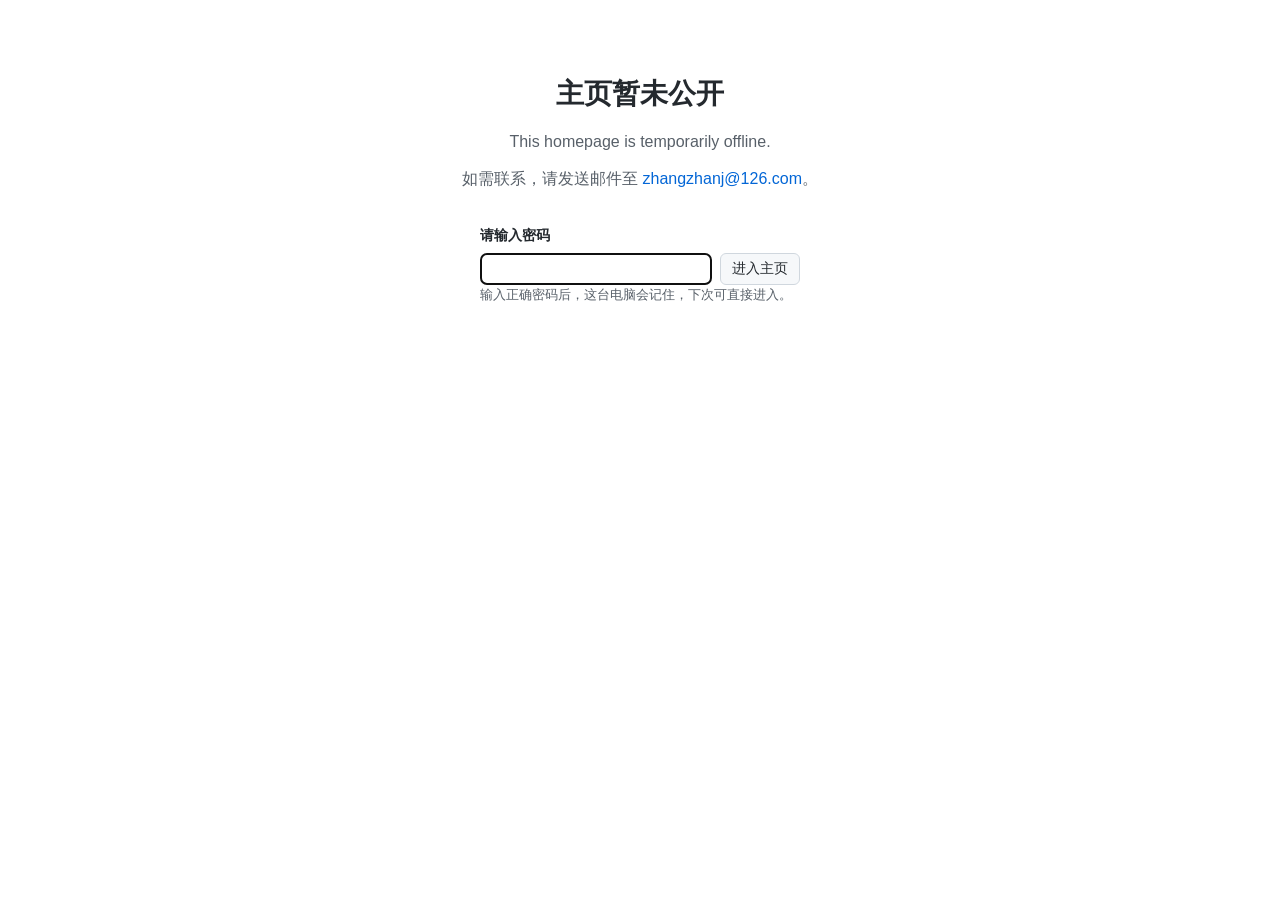
<file: offline/index.html>
<!doctype html>
<html lang="zh-CN">
  <head>
    <meta charset="utf-8">
    <meta name="viewport" content="width=device-width, initial-scale=1.0">
    <meta name="robots" content="noindex, nofollow">
    <title>Zhanjie Zhang - Homepage</title>
    <link rel="stylesheet" href="stylesheet.css">
  </head>
  <body>
    <main class="offline">
      <h1>主页暂未公开</h1>
      <p>This homepage is temporarily offline.</p>
      <p>如需联系，请发送邮件至 <a href="mailto:zhangzhanj@126.com">zhangzhanj@126.com</a>。</p>

      <form class="offline__form" id="owner-unlock">
        <label class="offline__label" for="owner-unlock-key">请输入密码</label>
        <div class="offline__row">
          <input
            id="owner-unlock-key"
            name="preview"
            type="password"
            autocomplete="current-password"
            spellcheck="false"
            autofocus
          >
          <button type="submit">进入主页</button>
        </div>
        <p class="offline__hint">输入正确密码后，这台电脑会记住，下次可直接进入。</p>
        <p class="offline__error" id="owner-unlock-error" hidden></p>
      </form>
    </main>
    <script src="owner-preview.js"></script>
  </body>
</html>
</file>
<file: stylesheet.css>
*,
*::before,
*::after {
  box-sizing: border-box;
}

html {
  -webkit-text-size-adjust: 100%;
  scroll-behavior: smooth;
}

body {
  margin: 0;
  color: #24292e;
  background: #fff;
  font-family: -apple-system, BlinkMacSystemFont, "Segoe UI", "PingFang SC", "Hiragino Sans GB",
    "Source Han Sans SC", "Noto Sans CJK SC", "Microsoft YaHei UI", "Microsoft YaHei", Helvetica,
    Arial, sans-serif;
  font-size: 16px;
  line-height: 1.7;
  -webkit-font-smoothing: antialiased;
  -moz-osx-font-smoothing: grayscale;
  text-rendering: optimizeLegibility;
}

a {
  color: #0366d6;
  text-decoration: none;
}

a:hover,
a:focus {
  text-decoration: underline;
}

p {
  margin: 0 0 1rem;
}

strong {
  font-weight: 600;
}

.masthead {
  position: sticky;
  top: 0;
  z-index: 20;
  background: rgba(255, 255, 255, 0.96);
  border-bottom: 1px solid #eaecef;
  backdrop-filter: blur(6px);
}

.masthead__inner-wrap {
  width: min(1180px, calc(100% - 32px));
  margin: 0 auto;
}

.greedy-nav {
  display: flex;
  align-items: center;
  min-height: 64px;
  gap: 1.25rem;
}

.masthead__menu-item {
  color: #586069;
  font-size: 0.9rem;
  font-weight: 600;
  white-space: nowrap;
}

.masthead__menu-item--lg {
  margin-right: auto;
  color: #24292e;
  font-size: 1rem;
}

#main {
  display: grid;
  grid-template-columns: 280px minmax(0, 1fr);
  gap: 48px;
  width: min(1180px, calc(100% - 32px));
  margin: 0 auto;
  padding: 42px 0 72px;
}

.sidebar {
  min-width: 0;
}

.sticky {
  position: sticky;
  top: 96px;
  align-self: start;
}

.profile_box {
  color: #24292e;
}

.author__avatar {
  display: block;
  width: 150px;
  height: 150px;
  margin-bottom: 18px;
  border: 1px solid #e1e4e8;
  border-radius: 50%;
  object-fit: cover;
  object-position: center 18%;
  background: #f6f8fa;
}

.author__name {
  margin: 0;
  font-size: 1.75rem;
  line-height: 1.35;
  font-weight: 600;
}

.author__bio {
  margin-top: 0.25rem;
  color: #586069;
}

.author__urls {
  padding: 0;
  margin: 1rem 0 0;
  list-style: none;
}

.author__urls li {
  margin: 0.55rem 0;
  color: #586069;
  font-size: 0.93rem;
}

.author__intro {
  color: #24292e;
  line-height: 1.65;
}

.author__meta {
  color: #586069;
}

.author__updated {
  color: #24292e;
  font-size: 0.93rem;
  font-weight: 700;
}

.author__updated time {
  font-variant-numeric: tabular-nums;
}

.page {
  min-width: 0;
}

.page__inner-wrap {
  max-width: 820px;
}

.page__content {
  font-size: 1rem;
}

.anchor {
  display: block;
  position: relative;
  top: -84px;
  visibility: hidden;
}

.page__content h1 {
  margin: 2rem 0 1rem;
  padding-bottom: 0.3rem;
  border-bottom: 1px solid #eaecef;
  font-size: 1.55rem;
  line-height: 1.4;
  font-weight: 600;
}

.paper-box {
  display: grid;
  grid-template-columns: 180px minmax(0, 1fr);
  gap: 22px;
  margin: 1.25rem 0;
  padding: 1rem;
  border: 1px solid #eaecef;
  border-radius: 6px;
  background: #fff;
  box-shadow: 0 1px 2px rgba(27, 31, 35, 0.04);
}

.paper-box-image {
  display: flex;
  min-height: 116px;
  align-items: center;
  justify-content: center;
  border: 1px solid #eaecef;
  border-radius: 4px;
  background: linear-gradient(135deg, #f6f8fa, #fff);
}

.badge,
.venue {
  display: inline-block;
  border-radius: 3px;
  background: #eef5ff;
  color: #0366d6;
  font-size: 0.78rem;
  font-weight: 600;
  line-height: 1.35;
}

.badge {
  padding: 0.45rem 0.55rem;
  text-align: center;
}

.paper-box-text p:last-child,
.paper-list p:last-child {
  margin-bottom: 0;
}

.paper-box-text p:first-child {
  font-weight: 600;
}

.paper-list {
  margin-top: 1.5rem;
}

.open-call {
  margin: 0 0 1rem;
  padding: 0.85rem 1rem;
  border: 1px solid #dbe7f8;
  border-left: 3px solid #0366d6;
  border-radius: 6px;
  background: #f6faff;
}

.open-call p:last-child {
  margin-bottom: 0;
}

.open-call__label {
  margin-bottom: 0.35rem;
  color: #0366d6;
  font-size: 0.78rem;
  font-weight: 700;
  letter-spacing: 0.04em;
  text-transform: uppercase;
}

.open-call__tag {
  display: inline-block;
  margin: 0 0.05rem;
  padding: 0.12rem 0.4rem;
  border-radius: 3px;
  background: #eef5ff;
  color: #0366d6;
  font-size: 0.86em;
  font-weight: 600;
  line-height: 1.45;
  vertical-align: baseline;
}

.open-call__tag--code {
  background: #eef8f1;
  color: #22863a;
}

.pub-note {
  color: #586069;
  font-size: 0.92rem;
}

.paper-list p {
  margin-bottom: 1rem;
}

.venue {
  margin-right: 0.35rem;
  padding: 0.28rem 0.4rem;
  vertical-align: 0.08rem;
}

.collaborator-note {
  margin: -0.35rem 0 0.85rem;
  color: #586069;
  font-size: 0.92rem;
}

.collaborator-grid {
  display: grid;
  grid-template-columns: repeat(3, minmax(0, 1fr));
  gap: 0.75rem 1rem;
  margin: 0 0 1.5rem;
  padding: 0;
  list-style: none;
}

.collaborator-card {
  padding: 0.7rem 0.8rem;
  border: 1px solid #eaecef;
  border-radius: 6px;
  background: #f6f8fa;
}

.collaborator-card a {
  font-weight: 600;
  line-height: 1.45;
}

.collaborator-card__affiliation {
  display: block;
  margin-top: 0.25rem;
  color: #586069;
  font-size: 0.86rem;
  line-height: 1.4;
}

.motto {
  margin: 1.35rem 0 0;
  padding: 1.1rem 0 0;
  border-top: 1px solid #eaecef;
  text-align: left;
}

.motto p {
  margin: 0;
}

.motto__zh {
  color: #24292e;
  font-family: "Songti SC", "Noto Serif SC", "Source Han Serif SC", "STSong", serif;
  font-size: 0.96rem;
  font-weight: 500;
  letter-spacing: 0.02em;
  line-height: 1.85;
}

.motto__en {
  margin-top: 0.65rem !important;
  color: #6a737d;
  font-size: 0.8rem;
  font-style: italic;
  line-height: 1.7;
}

@media (max-width: 900px) {
  .collaborator-grid {
    grid-template-columns: repeat(2, minmax(0, 1fr));
  }

  #main {
    grid-template-columns: 1fr;
    gap: 28px;
  }

  .sticky {
    position: static;
  }

  .profile_box {
    display: grid;
    grid-template-columns: 96px minmax(0, 1fr);
    column-gap: 18px;
    align-items: center;
  }

  .author__avatar {
    width: 96px;
    height: 96px;
    margin-bottom: 0;
    grid-row: span 2;
  }

  .author__urls-wrapper {
    grid-column: 1 / -1;
  }

  .profile_box .motto {
    grid-column: 1 / -1;
  }
}

@media (max-width: 640px) {
  .collaborator-grid {
    grid-template-columns: 1fr;
  }

  body {
    font-size: 15px;
  }

  .masthead__inner-wrap,
  #main {
    width: min(100% - 24px, 1180px);
  }

  .greedy-nav {
    gap: 0.85rem;
    overflow-x: auto;
  }

  #main {
    padding-top: 26px;
  }

  .paper-box {
    grid-template-columns: 1fr;
  }

  .paper-box-image {
    min-height: 76px;
  }

  .motto__zh {
    font-size: 0.9rem;
    letter-spacing: 0.02em;
  }

  .motto__en {
    font-size: 0.76rem;
  }
}

.owner-preview-banner {
  display: flex;
  flex-wrap: wrap;
  align-items: center;
  justify-content: center;
  gap: 0.75rem 1rem;
  padding: 0.65rem 1rem;
  background: #fff8c5;
  color: #3b3b00;
  border-bottom: 1px solid #d4c56a;
  font-size: 0.9rem;
  line-height: 1.4;
}

.owner-preview-banner__exit {
  appearance: none;
  border: 1px solid #9a8b2a;
  background: #fff;
  color: #3b3b00;
  border-radius: 4px;
  padding: 0.2rem 0.7rem;
  font-size: 0.8rem;
  cursor: pointer;
}

.owner-preview-banner__exit:hover,
.owner-preview-banner__exit:focus {
  background: #fff4ce;
}
</file>
<file: offline/stylesheet.css>
body {
  margin: 0;
  color: #24292e;
  background: #fff;
  font-family: -apple-system, BlinkMacSystemFont, "Segoe UI", Helvetica, Arial, sans-serif;
  line-height: 1.6;
}

a {
  color: #0366d6;
  text-decoration: none;
}

a:hover {
  text-decoration: underline;
}

.offline {
  box-sizing: border-box;
  width: min(520px, calc(100% - 32px));
  margin: 0 auto;
  padding: 72px 0;
  text-align: center;
}

.offline h1 {
  margin: 0 0 0.75rem;
  font-size: 1.75rem;
  font-weight: 600;
}

.offline p {
  margin: 0 0 0.75rem;
  color: #586069;
}

.offline__form {
  margin: 2rem auto 0;
  max-width: 320px;
  text-align: left;
}

.offline__label {
  display: block;
  margin-bottom: 0.35rem;
  color: #24292e;
  font-size: 0.9rem;
  font-weight: 600;
}

.offline__row {
  display: flex;
  gap: 0.5rem;
}

.offline__row input {
  flex: 1;
  min-width: 0;
  padding: 0.4rem 0.6rem;
  border: 1px solid #d0d7de;
  border-radius: 6px;
  font-size: 0.95rem;
}

.offline__row button {
  appearance: none;
  border: 1px solid #d0d7de;
  border-radius: 6px;
  background: #f6f8fa;
  color: #24292e;
  padding: 0.4rem 0.7rem;
  font-size: 0.85rem;
  cursor: pointer;
}

.offline__row button:hover,
.offline__row button:focus {
  background: #eef1f4;
}

.offline__hint {
  margin-top: 0.65rem;
  font-size: 0.8rem;
}

.offline__error {
  margin-top: 0.5rem;
  color: #b42318;
  font-size: 0.85rem;
}
</file>
